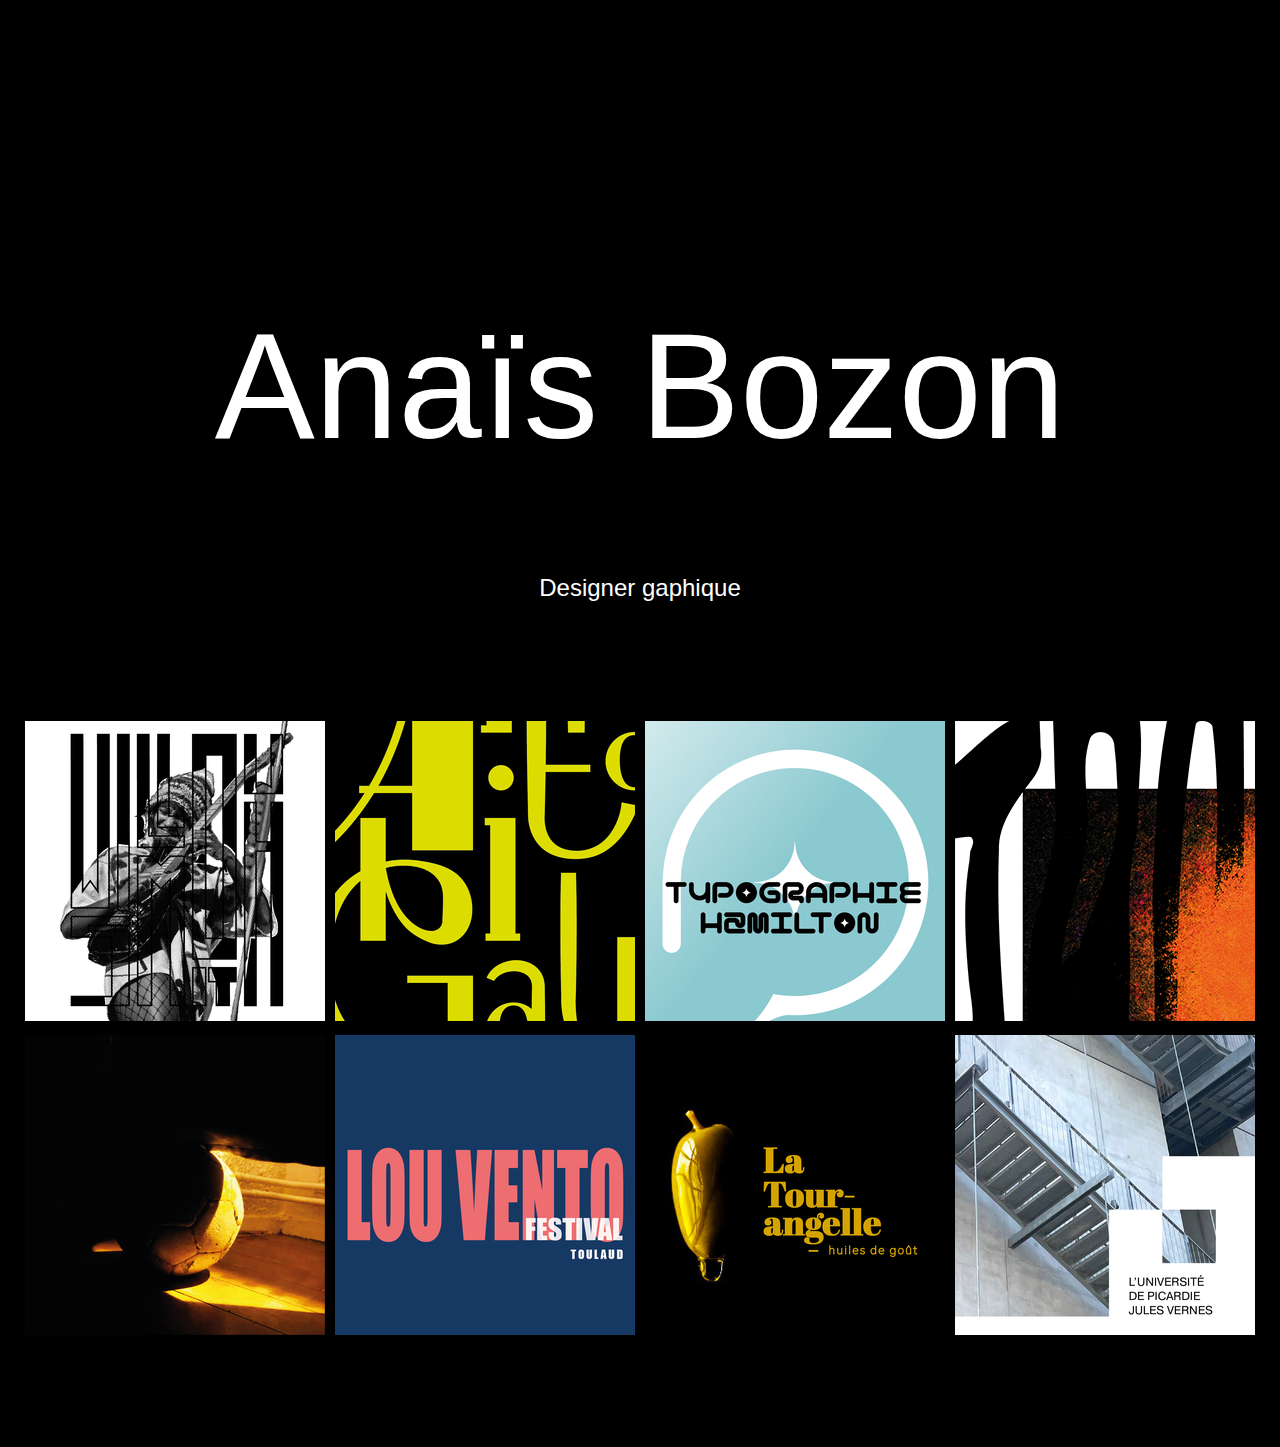
<file: index.html>
<!DOCTYPE html>
<html lang="fr">
<head>
    <meta charset="UTF-8">
    <meta name="viewport" content="width=device-width, initial-scale=1.0">
    <title>Book</title>
    <link rel="stylesheet" href="style.css">
    <link rel="preconnect" href="https://fonts.googleapis.com">
    <link rel="preconnect" href="https://fonts.gstatic.com" crossorigin>
    <link href="https://fonts.googleapis.com/css2?family=Onest:wght@100;200;300;400;500;600;700;800;900&display=swap" rel="stylesheet">
</head>
<body class="home">
    <h1>Anaïs Bozon</h1>
    <h2>Designer gaphique</h2>
<div class="grid">
    <a href="projet-serigraphie.html"><img src="images/somm-serigraphie.png" alt="Sérigraphie"></a>
    <a href="projet-livre-dartiste.html"><img src="images/somm-gaudi.png" alt="Gaudi"></a>
    <a href="projet-hamilton.html"><img src="images/somm-hamilton.png" alt="Hamilton"></a>
    <a href="projet-photo.html"><img src="images/somm-trouble.png" alt="Photo"></a>
    <a href="projet-triptyque-photographique.html"><img src="images/somm-magnification.png" alt="Triptyque"></a>
    <a href="projet-louvento.html"><img src="images/somm-louvento.png" alt="Louvento"></a>
    <a href="projet-la-tourangelle.html"><img src="images/somm-tourangelle.png" alt="Tourangelle"></a>
    <a href="projet-scenographie.html"><img src="images/somm-upj.png" alt="Upj"></a>
</div> 

    
</body>
</html>
</file>
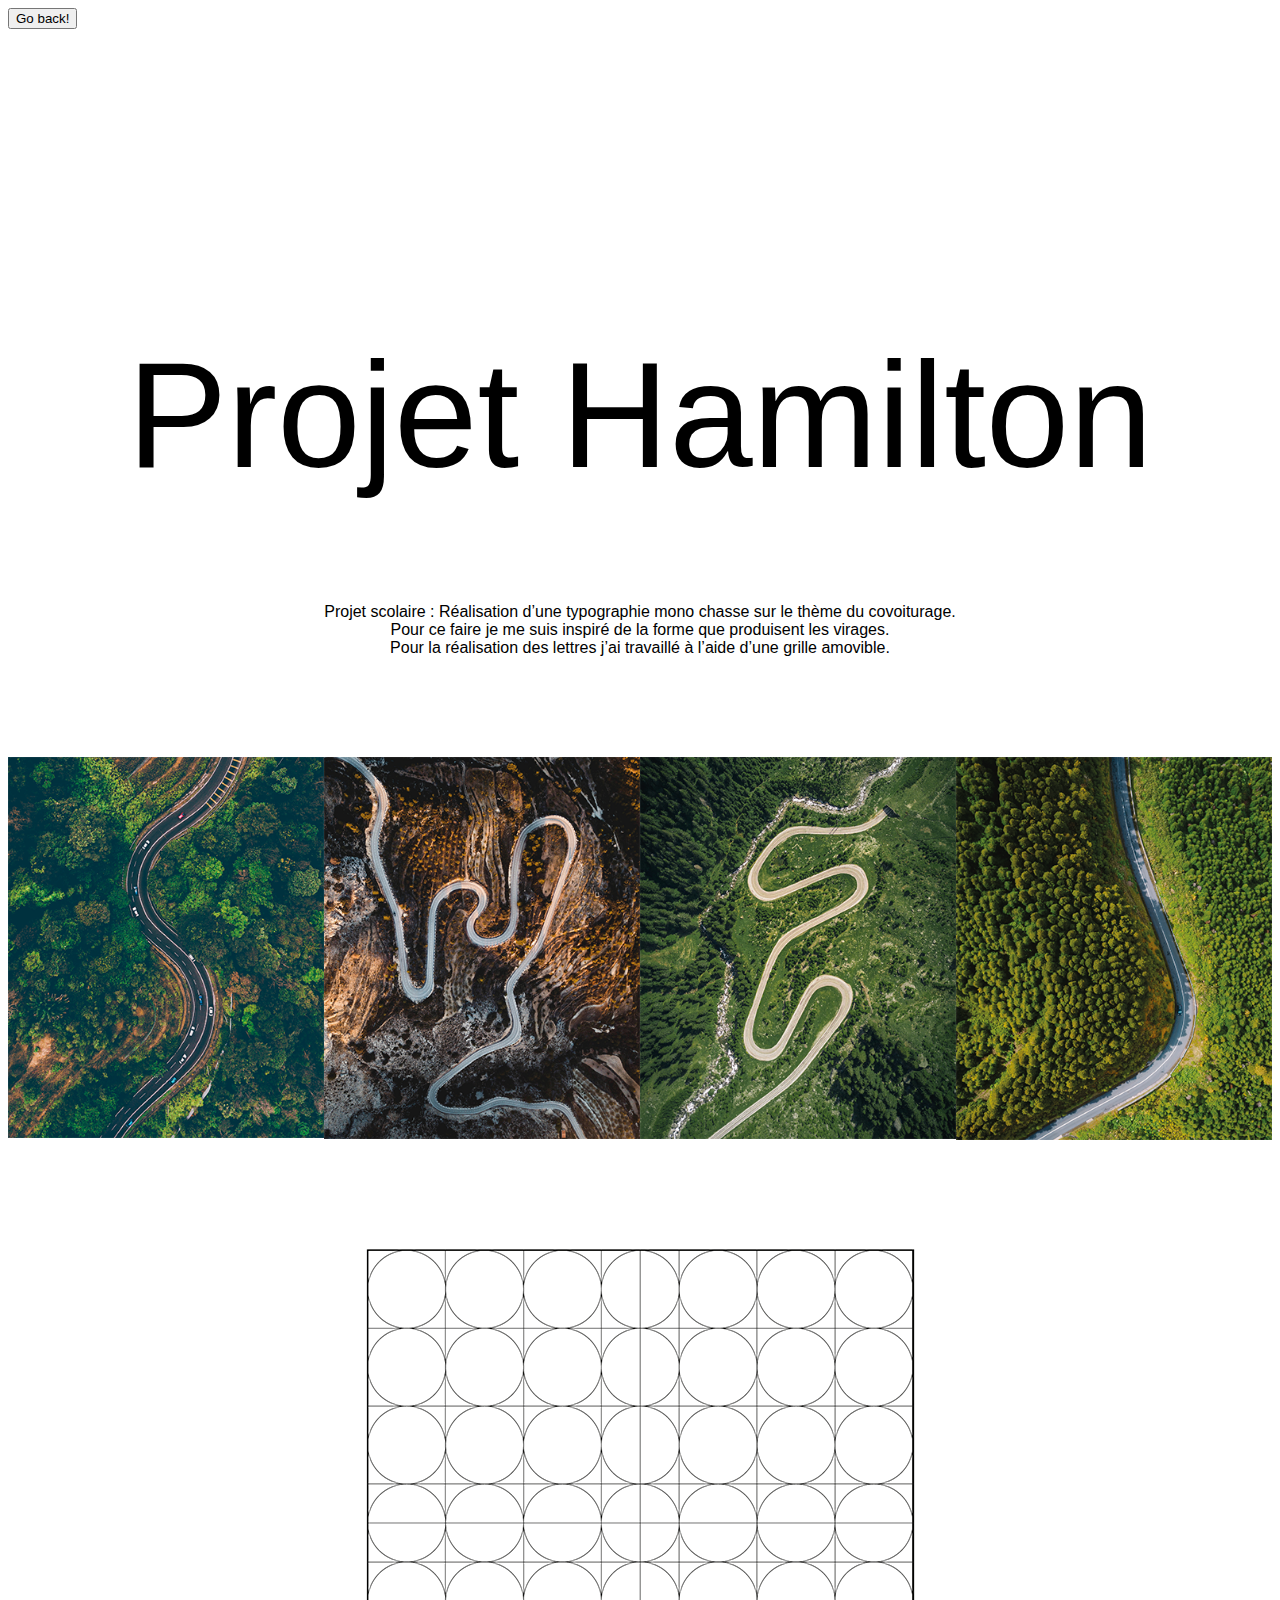
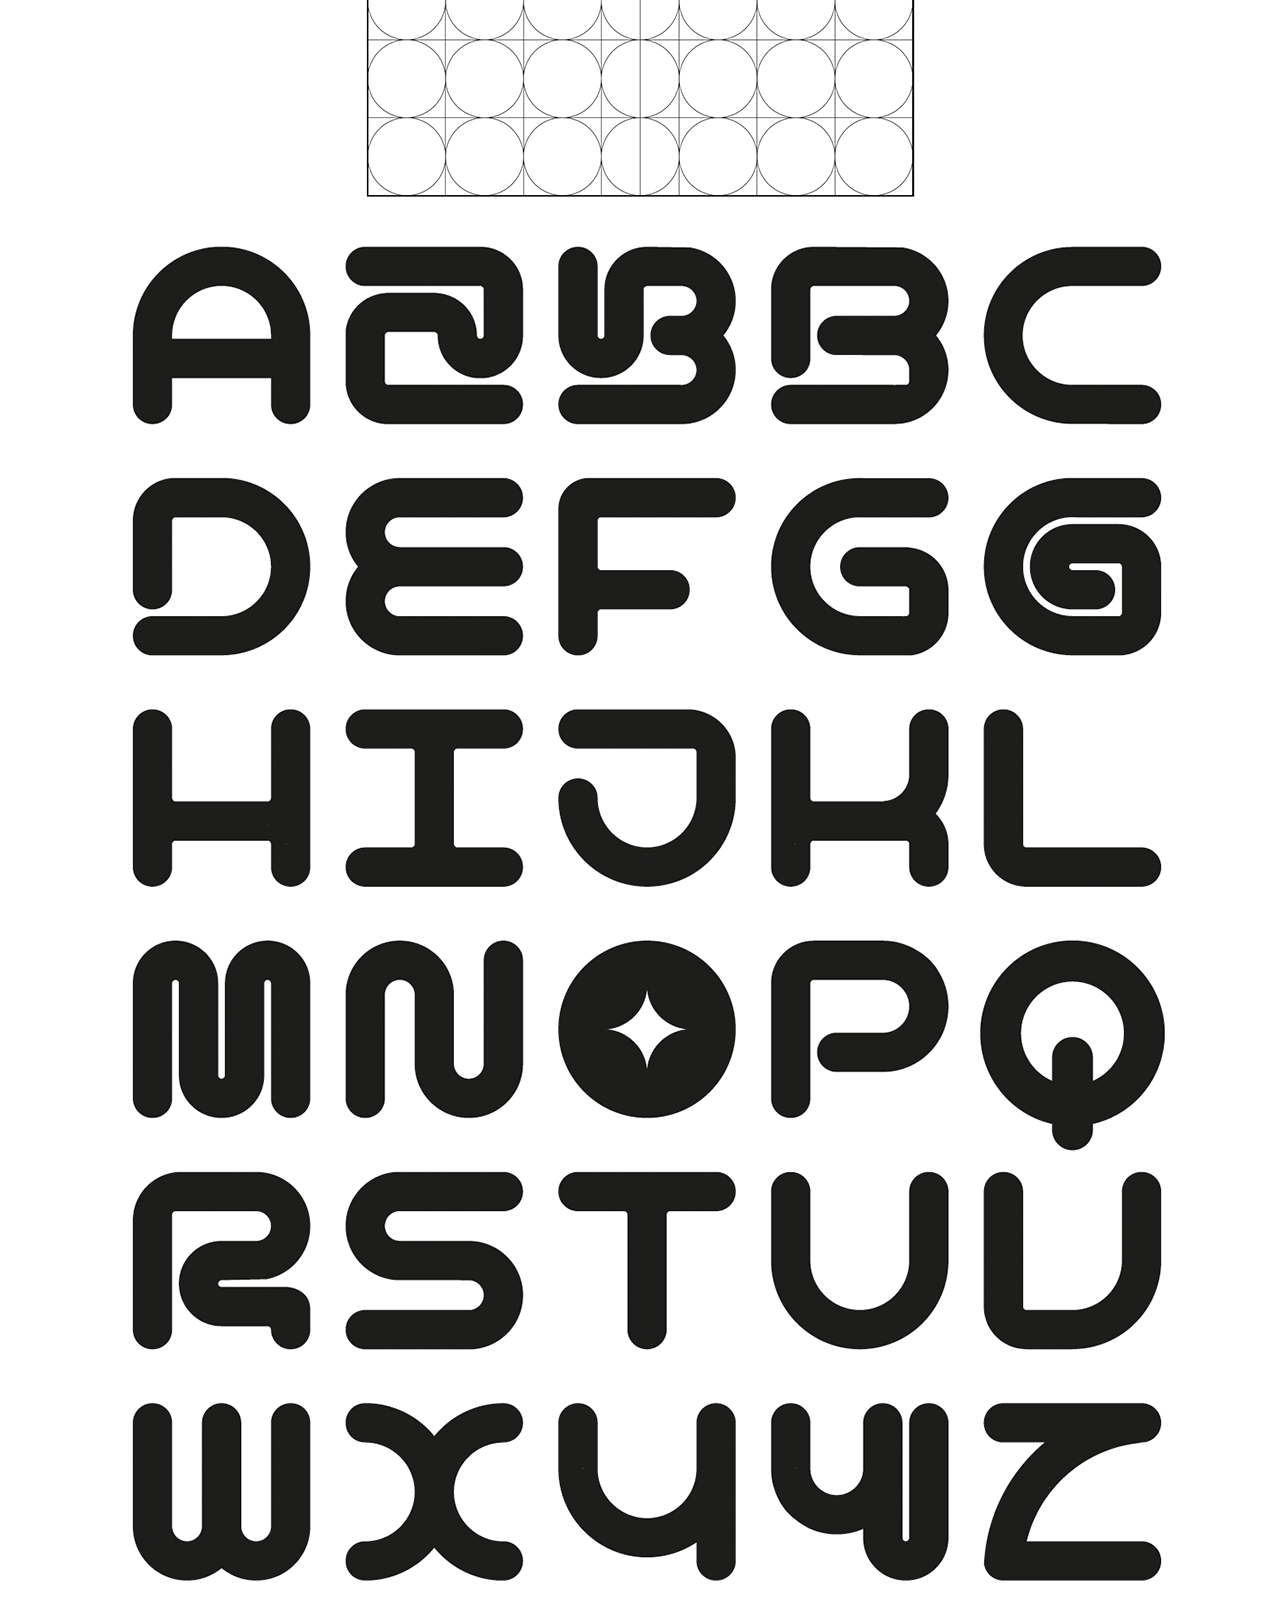
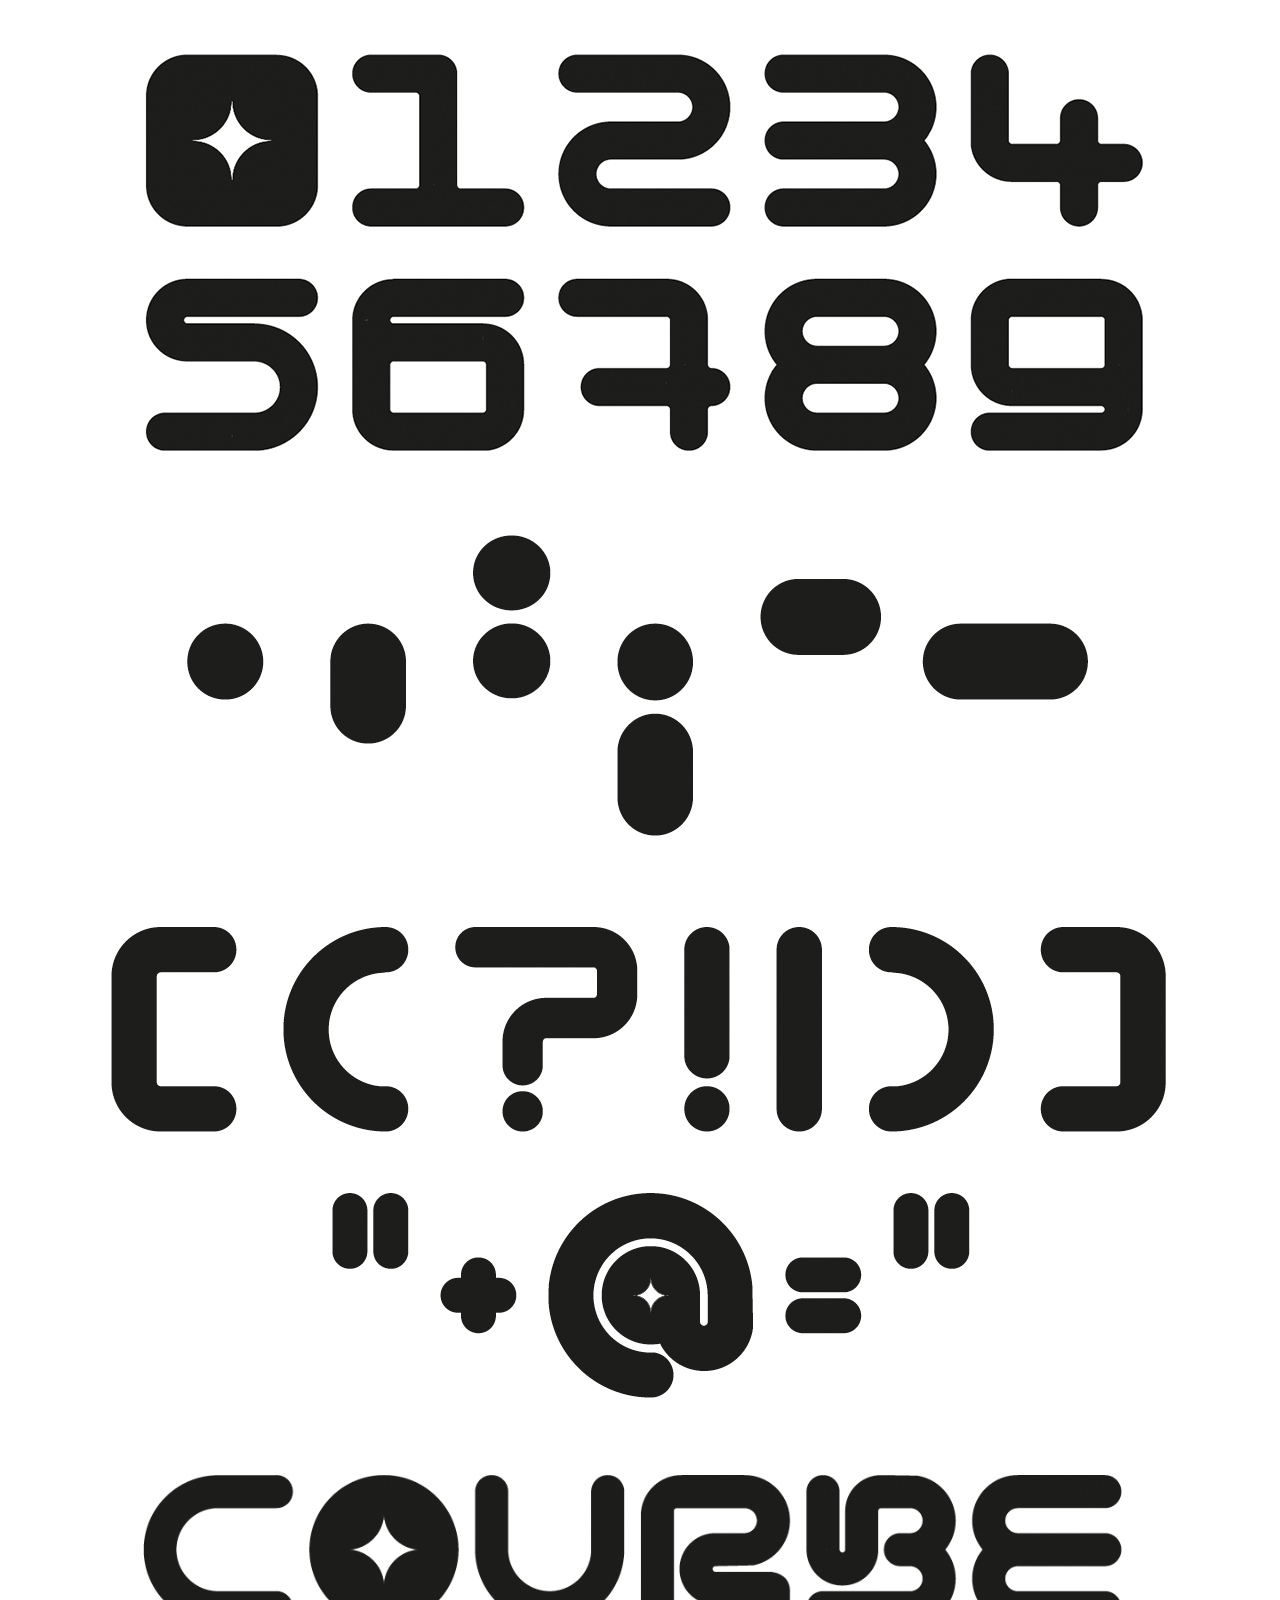
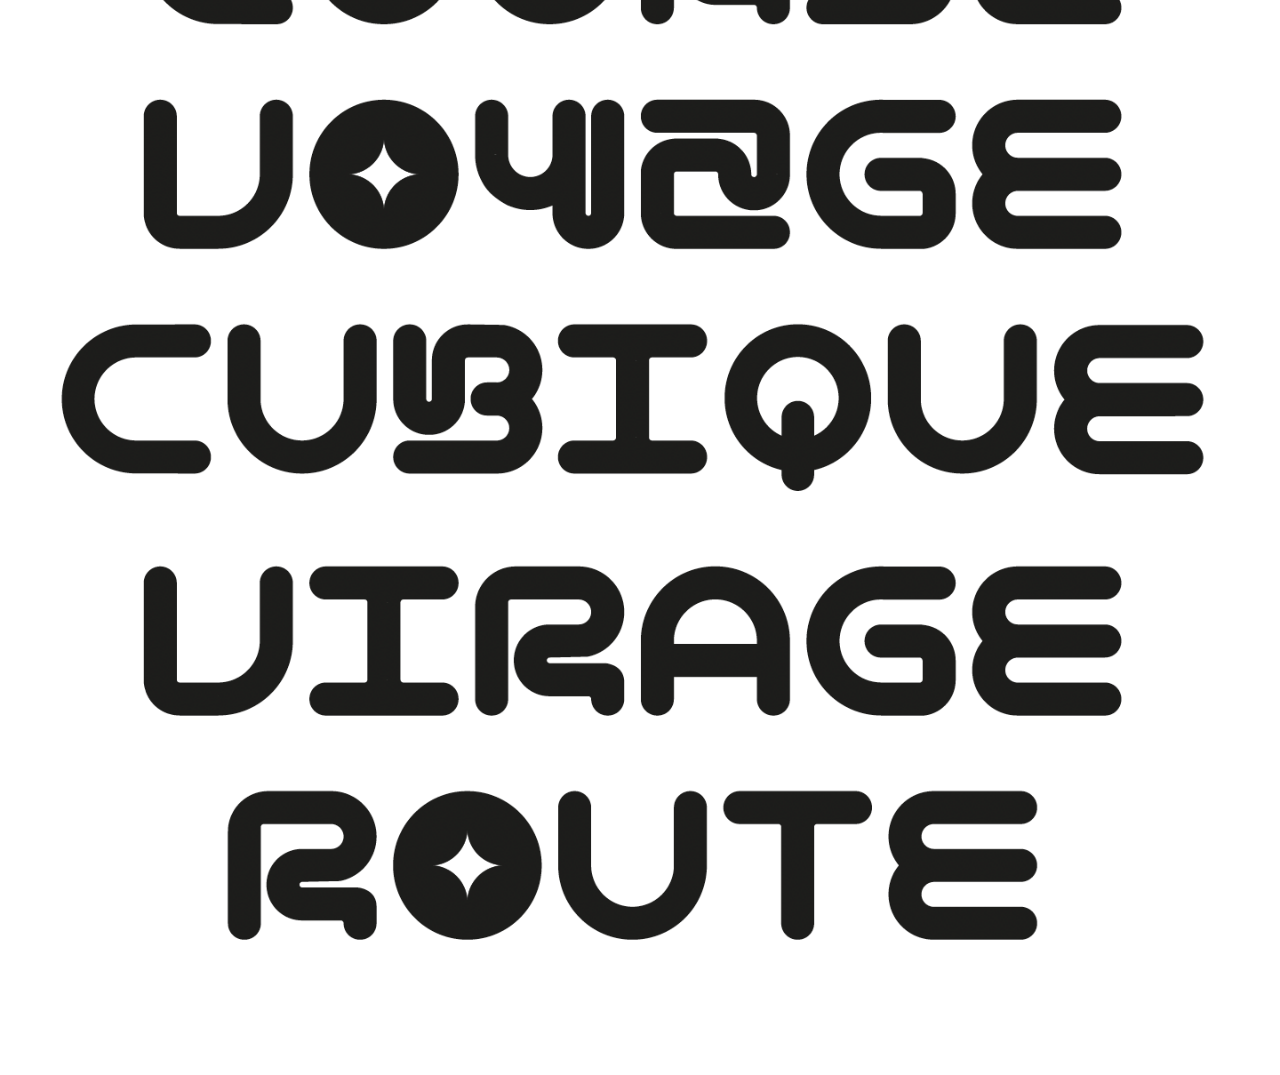
<file: projet-hamilton.html>
<!DOCTYPE html>
<html lang="fr">
<head>
    <meta charset="UTF-8">
    <meta name="viewport" content="width=device-width, initial-scale=1.0">
    <title>Book</title>
    <link rel="stylesheet" href="style.css">
    <link rel="preconnect" href="https://fonts.googleapis.com">
    <link rel="preconnect" href="https://fonts.gstatic.com" crossorigin>
    <link href="https://fonts.googleapis.com/css2?family=Onest:wght@100;200;300;400;500;600;700;800;900&display=swap" rel="stylesheet">
</head>
<body>
    <form>
        <input type="button" value="Go back!" onclick="history.back()">
    </form> 
    <h1>Projet Hamilton</h1>
    <p>Projet scolaire : Réalisation d’une typographie mono chasse sur le thème du covoiturage.<br/>
        Pour ce faire je me suis inspiré de la forme que produisent les virages.<br/>
        Pour la réalisation des lettres j’ai travaillé à l’aide d’une grille amovible.<br/>
    </p>
    <div class="grid-4">
        <img src="images/road1.png" alt="v1">
        <img src="images/road2.png" alt="v2">
        <img src="images/road3.png" alt="v3">
        <img src="images/road4.png" alt="v4">
    </div>
    
    <div class="images-larges">
        <img src="images/grille.png" alt="n0">
        <img src="images/alphabet.png" alt="n1">
        <img src="images/chiffrage.png" alt="n2">
        <img src="images/point.png" alt="n3">
        <img src="images/@.png" alt="n4">
        <img src="images/mots.png" alt="n5">
    </div>
</body>
</html>
</file>
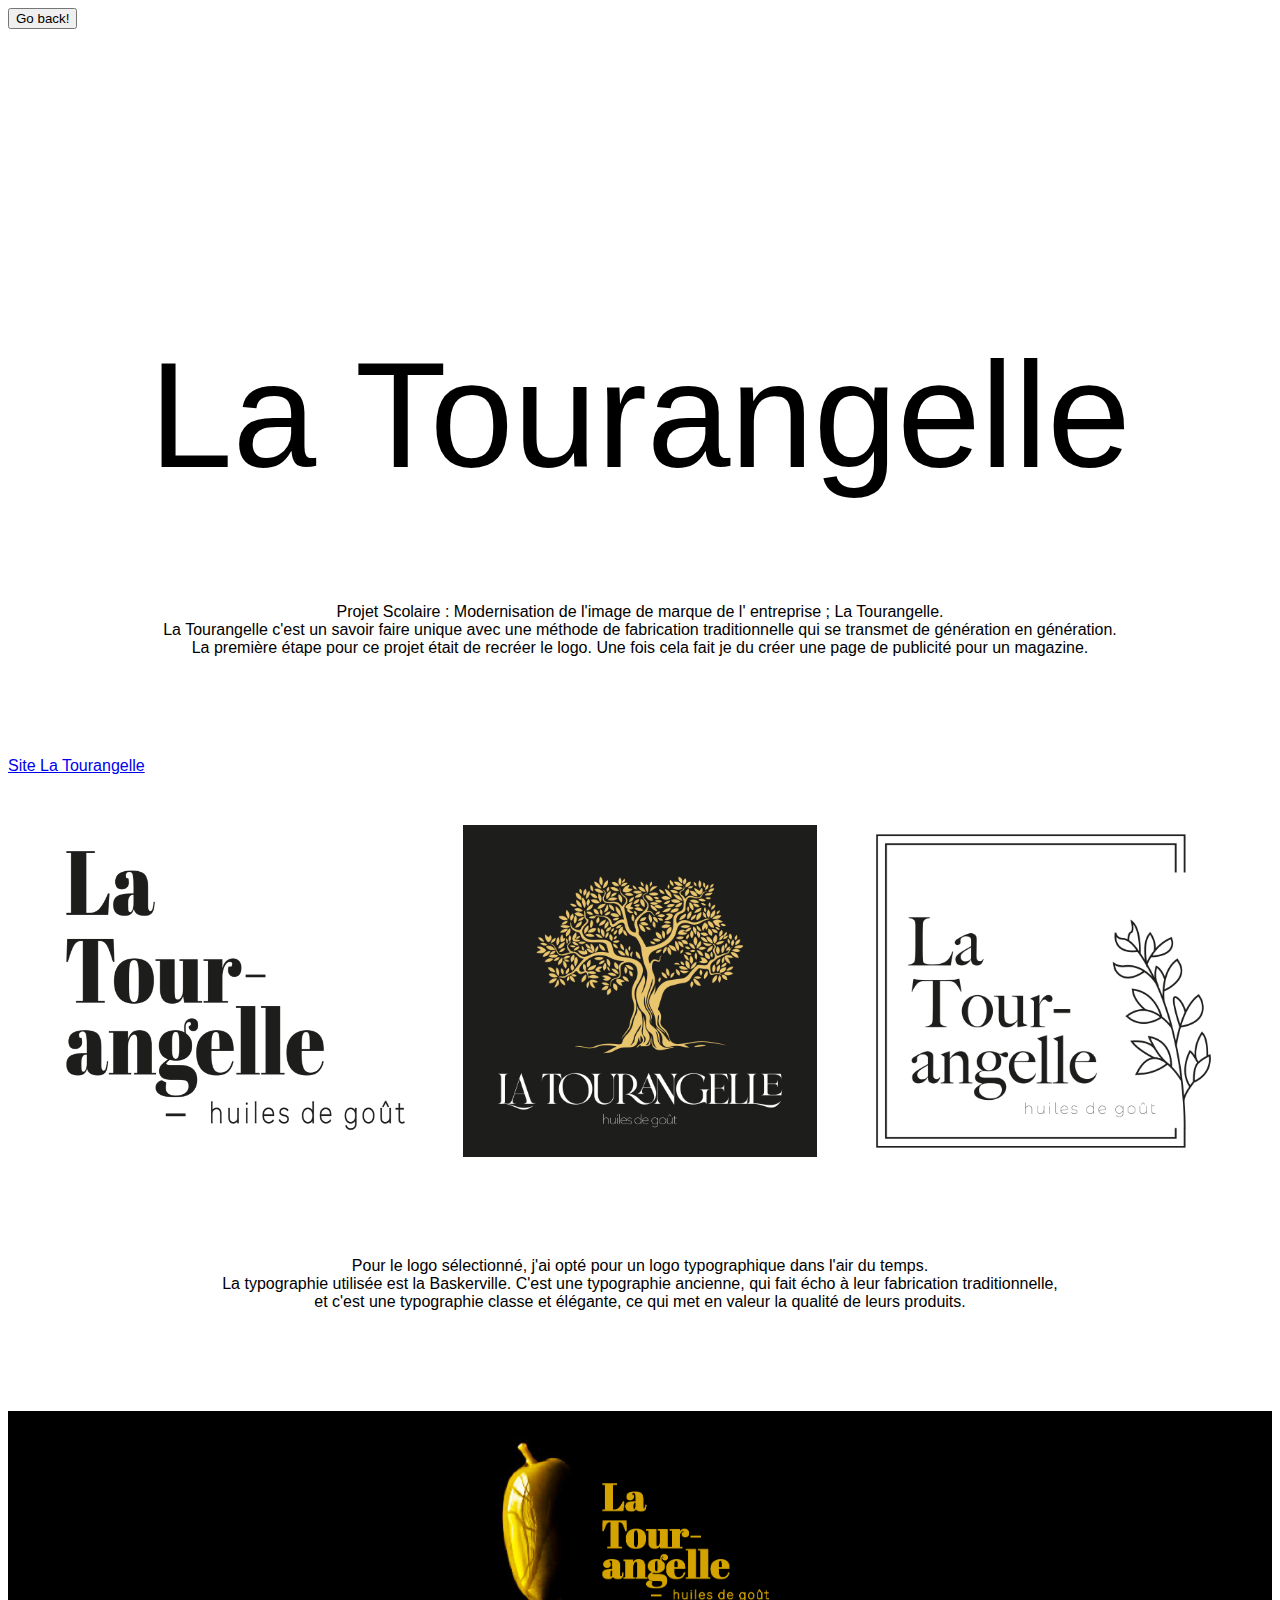
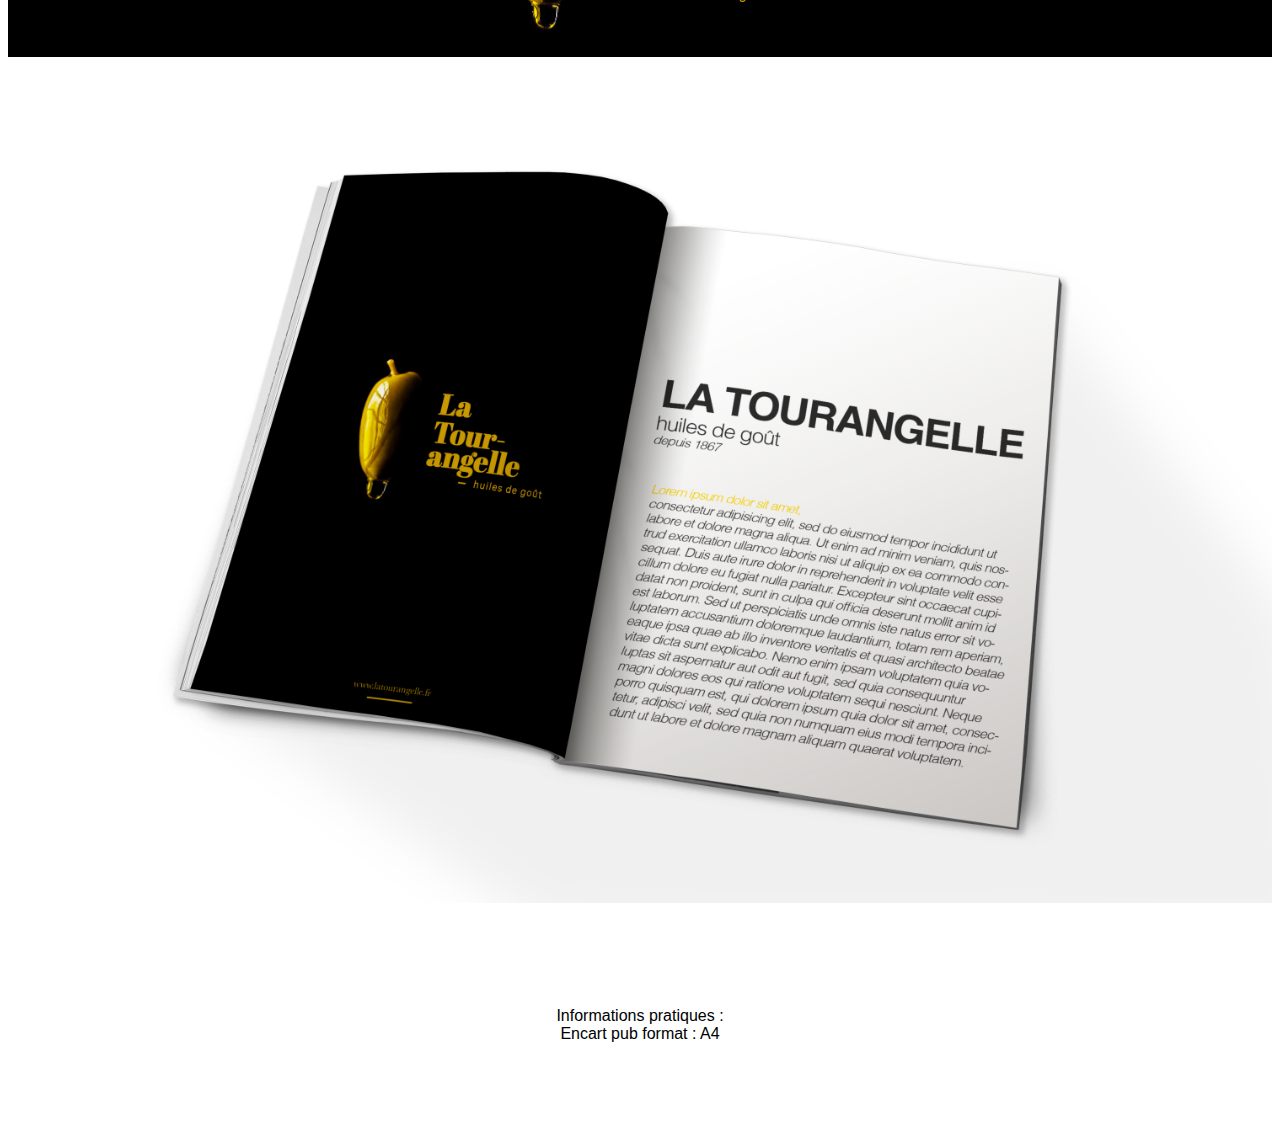
<file: projet-la-tourangelle.html>
<!DOCTYPE html>
<html lang="fr">
<head>
    <meta charset="UTF-8">
    <meta name="viewport" content="width=device-width, initial-scale=1.0">
    <title>Book</title>
    <link rel="stylesheet" href="style.css">
    <link rel="preconnect" href="https://fonts.googleapis.com">
    <link rel="preconnect" href="https://fonts.gstatic.com" crossorigin>
    <link href="https://fonts.googleapis.com/css2?family=Onest:wght@100;200;300;400;500;600;700;800;900&display=swap" rel="stylesheet">
</head>
<body>
    <form>
        <input type="button" value="Go back!" onclick="history.back()">
    </form> 
    <h1>La Tourangelle</h1>
    <p>Projet Scolaire : Modernisation de l'image de marque de l' entreprise ; La Tourangelle.<br/>
        La Tourangelle c'est un savoir faire unique avec une méthode de fabrication traditionnelle qui se transmet de génération en génération.<br/>
        La première étape pour ce projet était de recréer le logo. Une fois cela fait je du créer une page de publicité pour un magazine.
    </p>
    <a class="site" href="https://www.latourangelle.fr/fr/content/46-latourangelle">Site La Tourangelle</a>  
<div class="grid-tourangelle">
    <img src="images/logo1.png" alt="1"> 
    <img src="images/logo3.png" alt="1">   
    <img src="images/logo2.png" alt="1">  
</div>
<p>Pour le logo sélectionné, j'ai opté pour un logo typographique dans l'air du temps.<br/>
    La typographie utilisée est la Baskerville. C'est une typographie ancienne, qui fait écho à leur fabrication traditionnelle,<br/>
    et c'est une typographie classe et élégante, ce qui met en valeur la qualité de leurs produits.  </p>
    <img src="images/bandeau.png" alt="2">
    <img src="images/mockup-pub-tourangelle.png" alt="1">
    <p>Informations pratiques :<br/>
        Encart pub format : A4
    </p>
</body>
</html>
</file>
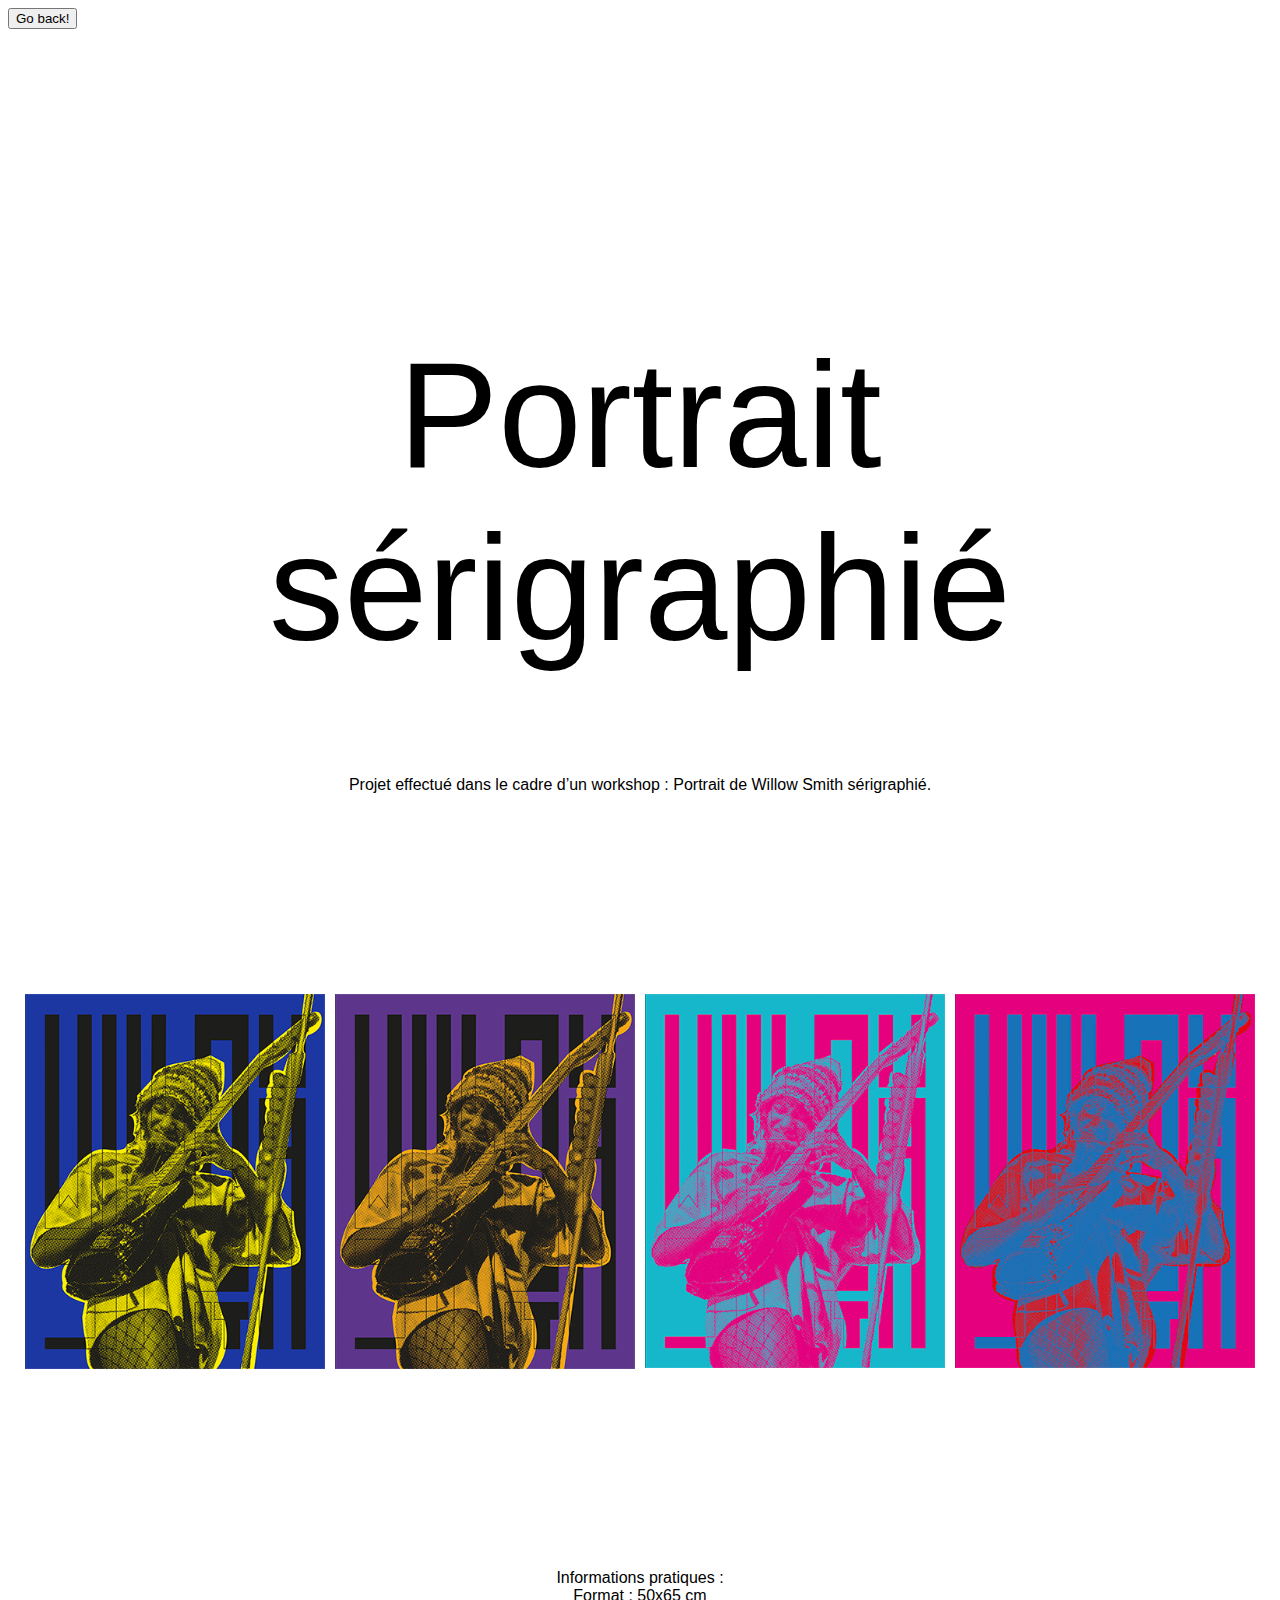
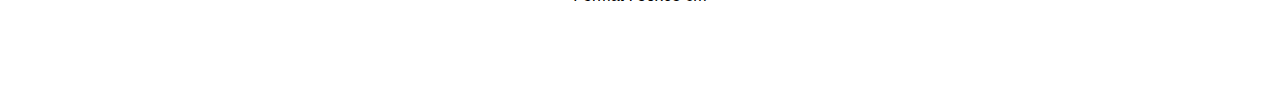
<file: projet-serigraphie.html>
<!DOCTYPE html>
<html lang="fr">
<head>
    <meta charset="UTF-8">
    <meta name="viewport" content="width=device-width, initial-scale=1.0">
    <title>Book</title>
    <link rel="stylesheet" href="style.css">
    <link rel="preconnect" href="https://fonts.googleapis.com">
    <link rel="preconnect" href="https://fonts.gstatic.com" crossorigin>
    <link href="https://fonts.googleapis.com/css2?family=Onest:wght@100;200;300;400;500;600;700;800;900&display=swap" rel="stylesheet">
</head>
<body>
    <form>
        <input type="button" value="Go back!" onclick="history.back()">
    </form> 
<h1>Portrait sérigraphié</h1>
<p>Projet effectué dans le cadre d’un workshop : Portrait de Willow Smith sérigraphié.</p>
<div class="grid">
    <img src="images/willow-bleu.png" alt="v1">
    <img src="images/willow-violet.png" alt="v1">
    <img src="images/willow-claire.png" alt="v1">
    <img src="images/willow-rose.png" alt="v1">
</div>
<p>Informations pratiques : <br/>
Format : 50x65 cm
</p>
</body>
</html>
</file>
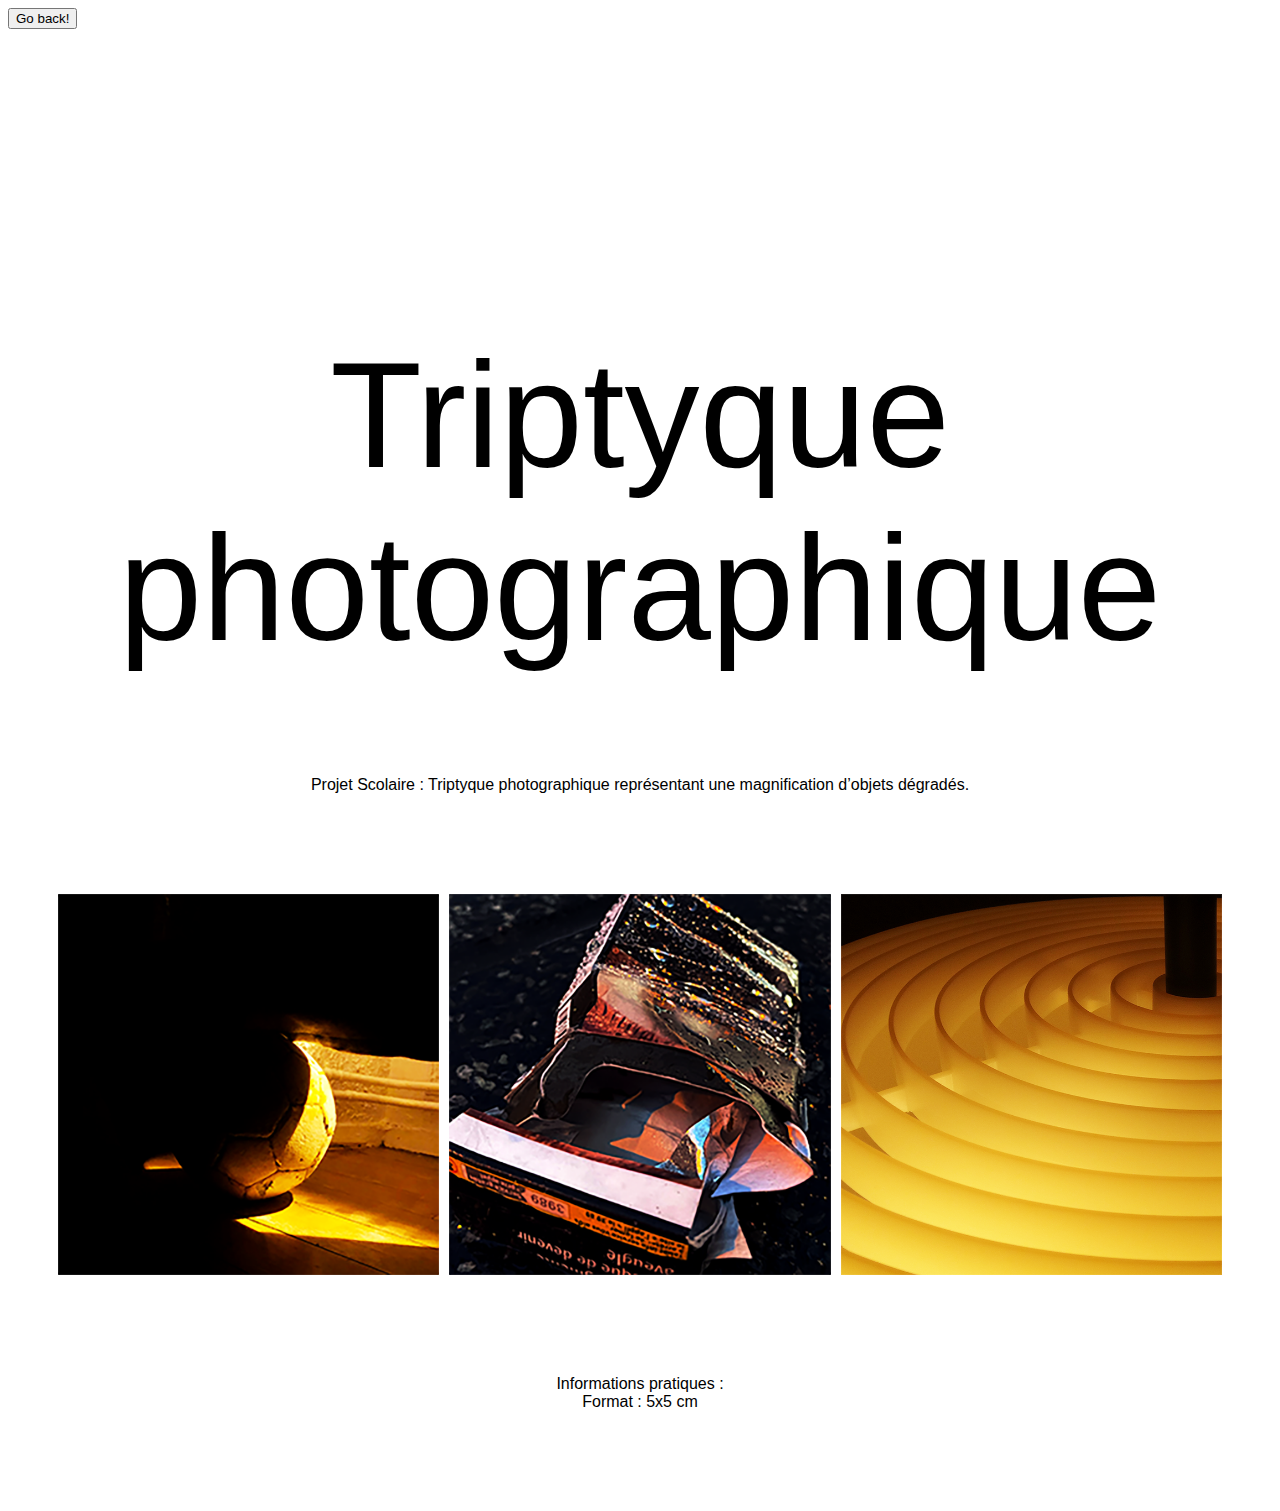
<file: projet-triptyque-photographique.html>
<!DOCTYPE html>
<html lang="fr">
<head>
    <meta charset="UTF-8">
    <meta name="viewport" content="width=device-width, initial-scale=1.0">
    <title>Book</title>
    <link rel="stylesheet" href="style.css">
    <link rel="preconnect" href="https://fonts.googleapis.com">
    <link rel="preconnect" href="https://fonts.gstatic.com" crossorigin>
    <link href="https://fonts.googleapis.com/css2?family=Onest:wght@100;200;300;400;500;600;700;800;900&display=swap" rel="stylesheet">
</head>
<body>
    <form>
        <input type="button" value="Go back!" onclick="history.back()">
    </form> 
    <h1>Triptyque photographique</h1>
    <p>Projet Scolaire : Triptyque photographique représentant une magnification d’objets dégradés.</p>
<div class="grid-triptyque">
    <img src="images/ballon.png" alt="i1">
    <img src="images/cigarette2.png" alt="i2">
    <img src="images/lampe.png" alt="i3">
</div>

<p>Informations pratiques :<br/>
    Format : 5x5 cm
</p>

   

</body>
</html>
</file>
<file: style.css>
body{
    font-family: ’Onest’, sans-serif;
}

img{
    max-width: 100%;
    height: auto;
}

.home{
    background-color: black;
    color: white;
}

h1,h2{
    text-align: center;
}
h1{
    font-size: 150px;
    margin-top: 300px;
    font-weight: 400;
}
h2{
    font-weight: 100;
}
header{
    width: 20px;
    height: 20px;
}
.grid{
    justify-items: center;
    display: grid;
    grid-template-columns: repeat(4, 300px);
    justify-content: center;
    padding: 100px;
    gap: 10px;
}
p{
    text-align: center;
    margin-top: 100px;
    margin-bottom: 100px;
}

.grid-4{
    display: grid;
    grid-template-columns: 1fr 1fr 1fr 1fr;
    justify-content: center;
    justify-items: center;
}

.images-larges{
    text-align: center;
    margin-top: 100px;
    margin-bottom: 100px;
}
.grid-triptyque{
    display: grid;
    grid-template-columns: 1fr 1fr 1fr ;
    justify-content: center;
    justify-items: center;
    margin: 50px;
    gap: 10px;
}

.grid-2{
    display: grid;
    grid-template-columns: 1fr 1fr ;
    justify-content: center;
    justify-items: center;
    gap: 10px;


}
.site{

}
.grid-tourangelle{
    display: grid;
    grid-template-columns: 1fr 1fr 1fr ;
    justify-content: center;
    justify-items: center;
    margin: 50px;
    gap: 50px;

}
.text{
    margin-top: 20px;
    margin-bottom: 20px;
}
.recherche{
    text-align: center;
    margin-top: 100px;
    margin-bottom: 100px;
    gap: 100%;
}
.grid-sceno{
    display: grid;
    grid-template-columns: 1fr 1fr ;
    justify-content: center;
    justify-items: center;
    margin: 50px;
    gap: 10px;
}
.lou{
    text-align: center;
    width: 30%;
    height: 30%;
    
    justify-content: center;
    justify-items: center;
}
</file>
